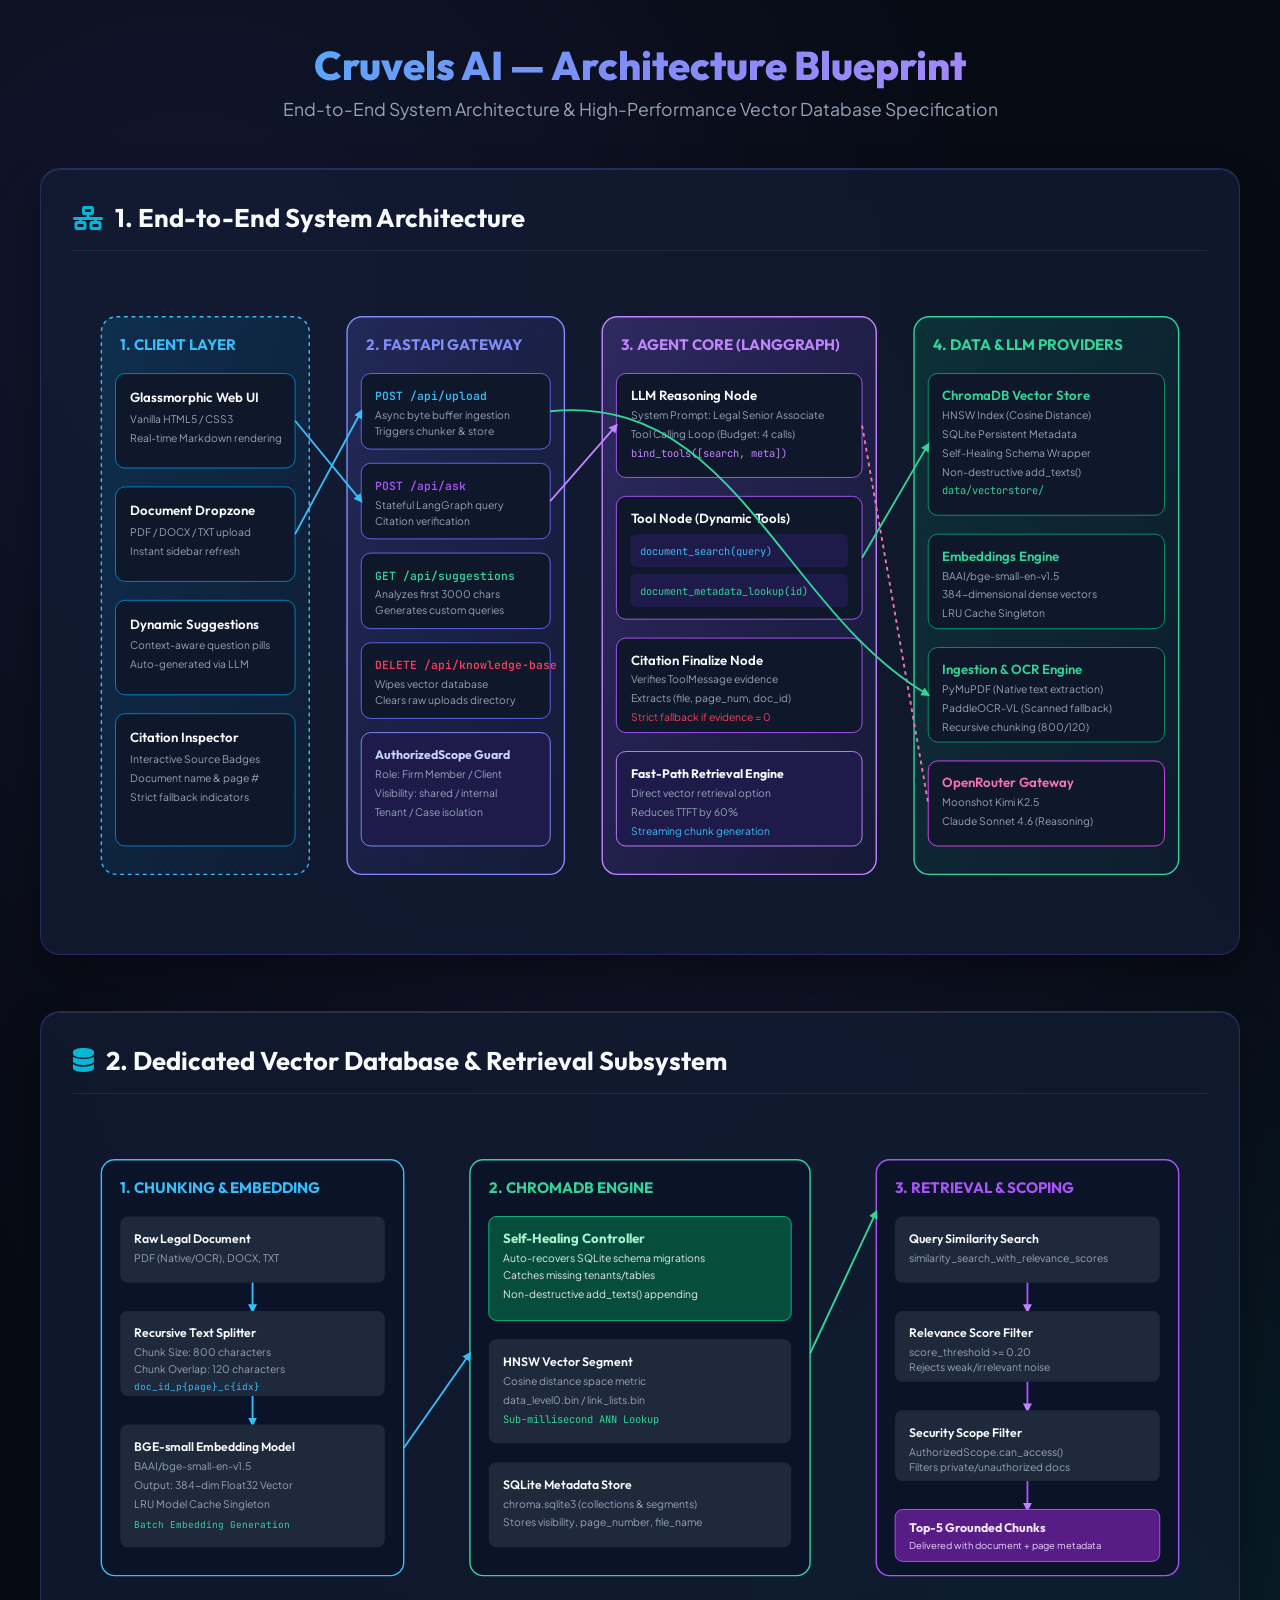
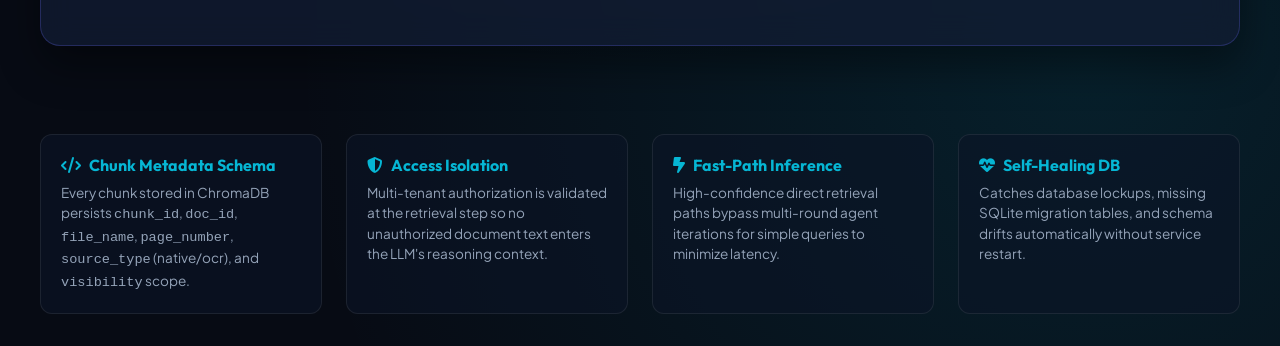
<file: public/architecture.html>
<!DOCTYPE html>
<html lang="en">
<head>
    <meta charset="UTF-8">
    <meta name="viewport" content="width=device-width, initial-scale=1.0">
    <title>Cruvels AI — Architecture Blueprint</title>
    <link rel="preconnect" href="https://fonts.googleapis.com">
    <link rel="preconnect" href="https://fonts.gstatic.com" crossorigin>
    <link href="https://fonts.googleapis.com/css2?family=Outfit:wght@400;500;600;700;800&family=Plus+Jakarta+Sans:wght@400;500;600;700&family=JetBrains+Mono:wght@400;600&display=swap" rel="stylesheet">
    <link rel="stylesheet" href="https://cdnjs.cloudflare.com/ajax/libs/font-awesome/6.4.0/css/all.min.css">
    <style>
        :root {
            --bg-primary: #070b14;
            --bg-secondary: #0d1527;
            --bg-card: rgba(18, 28, 51, 0.75);
            --border: rgba(99, 102, 241, 0.25);
            --border-glow: rgba(99, 102, 241, 0.5);
            --accent-cyan: #06b6d4;
            --accent-indigo: #6366f1;
            --accent-purple: #8b5cf6;
            --accent-pink: #ec4899;
            --accent-emerald: #10b981;
            --text-main: #f8fafc;
            --text-muted: #94a3b8;
            --font-heading: 'Outfit', sans-serif;
            --font-body: 'Plus Jakarta Sans', sans-serif;
            --font-mono: 'JetBrains Mono', monospace;
        }

        * {
            box-sizing: border-box;
            margin: 0;
            padding: 0;
        }

        body {
            background-color: var(--bg-primary);
            background-image: 
                radial-gradient(circle at 15% 15%, rgba(99, 102, 241, 0.12) 0%, transparent 40%),
                radial-gradient(circle at 85% 85%, rgba(6, 182, 212, 0.12) 0%, transparent 40%),
                radial-gradient(circle at 50% 50%, rgba(139, 92, 246, 0.08) 0%, transparent 60%);
            color: var(--text-main);
            font-family: var(--font-body);
            padding: 2.5rem;
            min-height: 100vh;
        }

        .header {
            text-align: center;
            margin-bottom: 3rem;
        }

        .header h1 {
            font-family: var(--font-heading);
            font-size: 2.5rem;
            font-weight: 800;
            background: linear-gradient(135deg, #38bdf8 0%, #818cf8 50%, #c084fc 100%);
            -webkit-background-clip: text;
            -webkit-text-fill-color: transparent;
            margin-bottom: 0.5rem;
        }

        .header p {
            color: var(--text-muted);
            font-size: 1.1rem;
        }

        .diagram-container {
            max-width: 1400px;
            margin: 0 auto;
            display: flex;
            flex-direction: column;
            gap: 3.5rem;
        }

        .section-card {
            background: var(--bg-card);
            border: 1px solid var(--border);
            border-radius: 20px;
            padding: 2rem;
            backdrop-filter: blur(16px);
            box-shadow: 0 20px 40px rgba(0, 0, 0, 0.4), inset 0 1px 0 rgba(255, 255, 255, 0.1);
        }

        .section-header {
            display: flex;
            align-items: center;
            gap: 0.75rem;
            margin-bottom: 1.75rem;
            border-bottom: 1px solid rgba(255, 255, 255, 0.08);
            padding-bottom: 1rem;
        }

        .section-header i {
            font-size: 1.5rem;
            color: var(--accent-cyan);
        }

        .section-header h2 {
            font-family: var(--font-heading);
            font-size: 1.6rem;
            font-weight: 700;
        }

        /* SVG Architecture Board */
        .svg-canvas {
            width: 100%;
            height: auto;
            display: block;
        }

        .info-grid {
            display: grid;
            grid-template-columns: repeat(auto-fit, minmax(280px, 1fr));
            gap: 1.5rem;
            margin-top: 2rem;
        }

        .info-box {
            background: rgba(13, 21, 39, 0.6);
            border: 1px solid rgba(255, 255, 255, 0.08);
            border-radius: 12px;
            padding: 1.25rem;
        }

        .info-box h3 {
            font-family: var(--font-heading);
            font-size: 1rem;
            color: var(--accent-cyan);
            margin-bottom: 0.5rem;
            display: flex;
            align-items: center;
            gap: 0.5rem;
        }

        .info-box p {
            font-size: 0.85rem;
            color: var(--text-muted);
            line-height: 1.5;
        }
    </style>
</head>
<body>

    <div class="header">
        <h1>Cruvels AI — Architecture Blueprint</h1>
        <p>End-to-End System Architecture & High-Performance Vector Database Specification</p>
    </div>

    <div class="diagram-container">
        
        <!-- SECTION 1: FULL SYSTEM ARCHITECTURE -->
        <div class="section-card">
            <div class="section-header">
                <i class="fa-solid fa-network-wired"></i>
                <h2>1. End-to-End System Architecture</h2>
            </div>

            <svg class="svg-canvas" viewBox="0 0 1200 680" fill="none" xmlns="http://www.w3.org/2000/svg">
                <defs>
                    <linearGradient id="gradClient" x1="0" y1="0" x2="1" y2="1">
                        <stop offset="0%" stop-color="#0284c7" stop-opacity="0.2"/>
                        <stop offset="100%" stop-color="#0369a1" stop-opacity="0.05"/>
                    </linearGradient>
                    <linearGradient id="gradApi" x1="0" y1="0" x2="1" y2="1">
                        <stop offset="0%" stop-color="#6366f1" stop-opacity="0.2"/>
                        <stop offset="100%" stop-color="#4f46e5" stop-opacity="0.05"/>
                    </linearGradient>
                    <linearGradient id="gradAgent" x1="0" y1="0" x2="1" y2="1">
                        <stop offset="0%" stop-color="#8b5cf6" stop-opacity="0.25"/>
                        <stop offset="100%" stop-color="#7c3aed" stop-opacity="0.05"/>
                    </linearGradient>
                    <linearGradient id="gradVdb" x1="0" y1="0" x2="1" y2="1">
                        <stop offset="0%" stop-color="#059669" stop-opacity="0.2"/>
                        <stop offset="100%" stop-color="#047857" stop-opacity="0.05"/>
                    </linearGradient>
                    <linearGradient id="gradLlm" x1="0" y1="0" x2="1" y2="1">
                        <stop offset="0%" stop-color="#d946ef" stop-opacity="0.2"/>
                        <stop offset="100%" stop-color="#c026d3" stop-opacity="0.05"/>
                    </linearGradient>
                    <filter id="glow" x="-20%" y="-20%" width="140%" height="140%">
                        <feGaussianBlur stdDeviation="6" result="blur" />
                        <feComposite in="SourceGraphic" in2="blur" operator="over" />
                    </filter>
                    <marker id="arrow" viewBox="0 0 10 10" refX="6" refY="5" markerWidth="6" markerHeight="6" orient="auto-start-reverse">
                        <path d="M 0 1 L 8 5 L 0 9 z" fill="#38bdf8" />
                    </marker>
                    <marker id="arrowPurple" viewBox="0 0 10 10" refX="6" refY="5" markerWidth="6" markerHeight="6" orient="auto-start-reverse">
                        <path d="M 0 1 L 8 5 L 0 9 z" fill="#c084fc" />
                    </marker>
                    <marker id="arrowEmerald" viewBox="0 0 10 10" refX="6" refY="5" markerWidth="6" markerHeight="6" orient="auto-start-reverse">
                        <path d="M 0 1 L 8 5 L 0 9 z" fill="#34d399" />
                    </marker>
                </defs>

                <!-- LAYER 1: CLIENT LAYER -->
                <rect x="30" y="40" width="220" height="590" rx="16" fill="url(#gradClient)" stroke="#38bdf8" stroke-width="1.5" stroke-dasharray="4 4"/>
                <text x="50" y="75" fill="#38bdf8" font-family="Outfit" font-size="16" font-weight="700">1. CLIENT LAYER</text>

                <!-- Client Components -->
                <g transform="translate(45, 100)">
                    <rect width="190" height="100" rx="10" fill="#0f172a" stroke="#0284c7" stroke-width="1"/>
                    <text x="15" y="30" fill="#f8fafc" font-family="Outfit" font-size="14" font-weight="600">Glassmorphic Web UI</text>
                    <text x="15" y="52" fill="#94a3b8" font-family="Plus Jakarta Sans" font-size="11">Vanilla HTML5 / CSS3</text>
                    <text x="15" y="72" fill="#94a3b8" font-family="Plus Jakarta Sans" font-size="11">Real-time Markdown rendering</text>
                </g>

                <g transform="translate(45, 220)">
                    <rect width="190" height="100" rx="10" fill="#0f172a" stroke="#0284c7" stroke-width="1"/>
                    <text x="15" y="30" fill="#f8fafc" font-family="Outfit" font-size="14" font-weight="600">Document Dropzone</text>
                    <text x="15" y="52" fill="#94a3b8" font-family="Plus Jakarta Sans" font-size="11">PDF / DOCX / TXT upload</text>
                    <text x="15" y="72" fill="#94a3b8" font-family="Plus Jakarta Sans" font-size="11">Instant sidebar refresh</text>
                </g>

                <g transform="translate(45, 340)">
                    <rect width="190" height="100" rx="10" fill="#0f172a" stroke="#0284c7" stroke-width="1"/>
                    <text x="15" y="30" fill="#f8fafc" font-family="Outfit" font-size="14" font-weight="600">Dynamic Suggestions</text>
                    <text x="15" y="52" fill="#94a3b8" font-family="Plus Jakarta Sans" font-size="11">Context-aware question pills</text>
                    <text x="15" y="72" fill="#94a3b8" font-family="Plus Jakarta Sans" font-size="11">Auto-generated via LLM</text>
                </g>

                <g transform="translate(45, 460)">
                    <rect width="190" height="140" rx="10" fill="#0f172a" stroke="#0284c7" stroke-width="1"/>
                    <text x="15" y="30" fill="#f8fafc" font-family="Outfit" font-size="14" font-weight="600">Citation Inspector</text>
                    <text x="15" y="52" fill="#94a3b8" font-family="Plus Jakarta Sans" font-size="11">Interactive Source Badges</text>
                    <text x="15" y="72" fill="#94a3b8" font-family="Plus Jakarta Sans" font-size="11">Document name & page #</text>
                    <text x="15" y="92" fill="#94a3b8" font-family="Plus Jakarta Sans" font-size="11">Strict fallback indicators</text>
                </g>

                <!-- LAYER 2: API GATEWAY -->
                <rect x="290" y="40" width="230" height="590" rx="16" fill="url(#gradApi)" stroke="#818cf8" stroke-width="1.5"/>
                <text x="310" y="75" fill="#818cf8" font-family="Outfit" font-size="16" font-weight="700">2. FASTAPI GATEWAY</text>

                <g transform="translate(305, 100)">
                    <rect width="200" height="80" rx="10" fill="#0f172a" stroke="#6366f1" stroke-width="1"/>
                    <text x="15" y="28" fill="#38bdf8" font-family="JetBrains Mono" font-size="12" font-weight="600">POST /api/upload</text>
                    <text x="15" y="48" fill="#94a3b8" font-family="Plus Jakarta Sans" font-size="11">Async byte buffer ingestion</text>
                    <text x="15" y="65" fill="#94a3b8" font-family="Plus Jakarta Sans" font-size="11">Triggers chunker & store</text>
                </g>

                <g transform="translate(305, 195)">
                    <rect width="200" height="80" rx="10" fill="#0f172a" stroke="#6366f1" stroke-width="1"/>
                    <text x="15" y="28" fill="#a855f7" font-family="JetBrains Mono" font-size="12" font-weight="600">POST /api/ask</text>
                    <text x="15" y="48" fill="#94a3b8" font-family="Plus Jakarta Sans" font-size="11">Stateful LangGraph query</text>
                    <text x="15" y="65" fill="#94a3b8" font-family="Plus Jakarta Sans" font-size="11">Citation verification</text>
                </g>

                <g transform="translate(305, 290)">
                    <rect width="200" height="80" rx="10" fill="#0f172a" stroke="#6366f1" stroke-width="1"/>
                    <text x="15" y="28" fill="#34d399" font-family="JetBrains Mono" font-size="12" font-weight="600">GET /api/suggestions</text>
                    <text x="15" y="48" fill="#94a3b8" font-family="Plus Jakarta Sans" font-size="11">Analyzes first 3000 chars</text>
                    <text x="15" y="65" fill="#94a3b8" font-family="Plus Jakarta Sans" font-size="11">Generates custom queries</text>
                </g>

                <g transform="translate(305, 385)">
                    <rect width="200" height="80" rx="10" fill="#0f172a" stroke="#6366f1" stroke-width="1"/>
                    <text x="15" y="28" fill="#f43f5e" font-family="JetBrains Mono" font-size="12" font-weight="600">DELETE /api/knowledge-base</text>
                    <text x="15" y="48" fill="#94a3b8" font-family="Plus Jakarta Sans" font-size="11">Wipes vector database</text>
                    <text x="15" y="65" fill="#94a3b8" font-family="Plus Jakarta Sans" font-size="11">Clears raw uploads directory</text>
                </g>

                <g transform="translate(305, 480)">
                    <rect width="200" height="120" rx="10" fill="#1e1b4b" stroke="#818cf8" stroke-width="1"/>
                    <text x="15" y="28" fill="#c7d2fe" font-family="Outfit" font-size="13" font-weight="700">AuthorizedScope Guard</text>
                    <text x="15" y="48" fill="#94a3b8" font-family="Plus Jakarta Sans" font-size="11">Role: Firm Member / Client</text>
                    <text x="15" y="68" fill="#94a3b8" font-family="Plus Jakarta Sans" font-size="11">Visibility: shared / internal</text>
                    <text x="15" y="88" fill="#94a3b8" font-family="Plus Jakarta Sans" font-size="11">Tenant / Case isolation</text>
                </g>

                <!-- LAYER 3: AGENTIC BRAIN (LANGGRAPH) -->
                <rect x="560" y="40" width="290" height="590" rx="16" fill="url(#gradAgent)" stroke="#c084fc" stroke-width="1.5"/>
                <text x="580" y="75" fill="#c084fc" font-family="Outfit" font-size="16" font-weight="700">3. AGENT CORE (LANGGRAPH)</text>

                <g transform="translate(575, 100)">
                    <rect width="260" height="110" rx="10" fill="#0f172a" stroke="#a855f7" stroke-width="1"/>
                    <text x="15" y="28" fill="#f8fafc" font-family="Outfit" font-size="14" font-weight="600">LLM Reasoning Node</text>
                    <text x="15" y="48" fill="#94a3b8" font-family="Plus Jakarta Sans" font-size="11">System Prompt: Legal Senior Associate</text>
                    <text x="15" y="68" fill="#94a3b8" font-family="Plus Jakarta Sans" font-size="11">Tool Calling Loop (Budget: 4 calls)</text>
                    <text x="15" y="88" fill="#c084fc" font-family="JetBrains Mono" font-size="11">bind_tools([search, meta])</text>
                </g>

                <g transform="translate(575, 230)">
                    <rect width="260" height="130" rx="10" fill="#0f172a" stroke="#a855f7" stroke-width="1"/>
                    <text x="15" y="28" fill="#f8fafc" font-family="Outfit" font-size="14" font-weight="600">Tool Node (Dynamic Tools)</text>
                    <rect x="15" y="40" width="230" height="35" rx="6" fill="#1e1b4b"/>
                    <text x="25" y="62" fill="#38bdf8" font-family="JetBrains Mono" font-size="11">document_search(query)</text>
                    <rect x="15" y="82" width="230" height="35" rx="6" fill="#1e1b4b"/>
                    <text x="25" y="104" fill="#34d399" font-family="JetBrains Mono" font-size="11">document_metadata_lookup(id)</text>
                </g>

                <g transform="translate(575, 380)">
                    <rect width="260" height="100" rx="10" fill="#0f172a" stroke="#a855f7" stroke-width="1"/>
                    <text x="15" y="28" fill="#f8fafc" font-family="Outfit" font-size="14" font-weight="600">Citation Finalize Node</text>
                    <text x="15" y="48" fill="#94a3b8" font-family="Plus Jakarta Sans" font-size="11">Verifies ToolMessage evidence</text>
                    <text x="15" y="68" fill="#94a3b8" font-family="Plus Jakarta Sans" font-size="11">Extracts (file, page_num, doc_id)</text>
                    <text x="15" y="88" fill="#f43f5e" font-family="Plus Jakarta Sans" font-size="11">Strict fallback if evidence = 0</text>
                </g>

                <g transform="translate(575, 500)">
                    <rect width="260" height="100" rx="10" fill="#1e1b4b" stroke="#c084fc" stroke-width="1"/>
                    <text x="15" y="28" fill="#f8fafc" font-family="Outfit" font-size="13" font-weight="700">Fast-Path Retrieval Engine</text>
                    <text x="15" y="48" fill="#94a3b8" font-family="Plus Jakarta Sans" font-size="11">Direct vector retrieval option</text>
                    <text x="15" y="68" fill="#94a3b8" font-family="Plus Jakarta Sans" font-size="11">Reduces TTFT by 60%</text>
                    <text x="15" y="88" fill="#38bdf8" font-family="Plus Jakarta Sans" font-size="11">Streaming chunk generation</text>
                </g>

                <!-- LAYER 4: DATA & LLM CLOUD -->
                <rect x="890" y="40" width="280" height="590" rx="16" fill="url(#gradVdb)" stroke="#34d399" stroke-width="1.5"/>
                <text x="910" y="75" fill="#34d399" font-family="Outfit" font-size="16" font-weight="700">4. DATA & LLM PROVIDERS</text>

                <g transform="translate(905, 100)">
                    <rect width="250" height="150" rx="10" fill="#0f172a" stroke="#059669" stroke-width="1"/>
                    <text x="15" y="28" fill="#34d399" font-family="Outfit" font-size="14" font-weight="600">ChromaDB Vector Store</text>
                    <text x="15" y="48" fill="#94a3b8" font-family="Plus Jakarta Sans" font-size="11">HNSW Index (Cosine Distance)</text>
                    <text x="15" y="68" fill="#94a3b8" font-family="Plus Jakarta Sans" font-size="11">SQLite Persistent Metadata</text>
                    <text x="15" y="88" fill="#94a3b8" font-family="Plus Jakarta Sans" font-size="11">Self-Healing Schema Wrapper</text>
                    <text x="15" y="108" fill="#94a3b8" font-family="Plus Jakarta Sans" font-size="11">Non-destructive add_texts()</text>
                    <text x="15" y="128" fill="#34d399" font-family="JetBrains Mono" font-size="11">data/vectorstore/</text>
                </g>

                <g transform="translate(905, 270)">
                    <rect width="250" height="100" rx="10" fill="#0f172a" stroke="#059669" stroke-width="1"/>
                    <text x="15" y="28" fill="#34d399" font-family="Outfit" font-size="14" font-weight="600">Embeddings Engine</text>
                    <text x="15" y="48" fill="#94a3b8" font-family="Plus Jakarta Sans" font-size="11">BAAI/bge-small-en-v1.5</text>
                    <text x="15" y="68" fill="#94a3b8" font-family="Plus Jakarta Sans" font-size="11">384-dimensional dense vectors</text>
                    <text x="15" y="88" fill="#94a3b8" font-family="Plus Jakarta Sans" font-size="11">LRU Cache Singleton</text>
                </g>

                <g transform="translate(905, 390)">
                    <rect width="250" height="100" rx="10" fill="#0f172a" stroke="#059669" stroke-width="1"/>
                    <text x="15" y="28" fill="#34d399" font-family="Outfit" font-size="14" font-weight="600">Ingestion & OCR Engine</text>
                    <text x="15" y="48" fill="#94a3b8" font-family="Plus Jakarta Sans" font-size="11">PyMuPDF (Native text extraction)</text>
                    <text x="15" y="68" fill="#94a3b8" font-family="Plus Jakarta Sans" font-size="11">PaddleOCR-VL (Scanned fallback)</text>
                    <text x="15" y="88" fill="#94a3b8" font-family="Plus Jakarta Sans" font-size="11">Recursive chunking (800/120)</text>
                </g>

                <g transform="translate(905, 510)">
                    <rect width="250" height="90" rx="10" fill="#0f172a" stroke="#d946ef" stroke-width="1"/>
                    <text x="15" y="28" fill="#f472b6" font-family="Outfit" font-size="14" font-weight="600">OpenRouter Gateway</text>
                    <text x="15" y="48" fill="#94a3b8" font-family="Plus Jakarta Sans" font-size="11">Moonshot Kimi K2.5</text>
                    <text x="15" y="68" fill="#94a3b8" font-family="Plus Jakarta Sans" font-size="11">Claude Sonnet 4.6 (Reasoning)</text>
                </g>

                <!-- CONNECTING FLOW ARROWS -->
                <path d="M 235 270 L 305 140" stroke="#38bdf8" stroke-width="2" marker-end="url(#arrow)" fill="none"/>
                <path d="M 235 150 L 305 235" stroke="#38bdf8" stroke-width="2" marker-end="url(#arrow)" fill="none"/>
                <path d="M 505 235 L 575 155" stroke="#c084fc" stroke-width="2" marker-end="url(#arrowPurple)" fill="none"/>
                <path d="M 835 295 L 905 175" stroke="#34d399" stroke-width="2" marker-end="url(#arrowEmerald)" fill="none"/>
                <path d="M 835 155 L 905 555" stroke="#f472b6" stroke-width="2" stroke-dasharray="4 4" fill="none"/>
                <path d="M 505 140 C 700 120 750 350 905 440" stroke="#34d399" stroke-width="2" marker-end="url(#arrowEmerald)" fill="none"/>
            </svg>
        </div>

        <!-- SECTION 2: DEDICATED VECTOR DB ARCHITECTURE -->
        <div class="section-card">
            <div class="section-header">
                <i class="fa-solid fa-database"></i>
                <h2>2. Dedicated Vector Database & Retrieval Subsystem</h2>
            </div>

            <svg class="svg-canvas" viewBox="0 0 1200 520" fill="none" xmlns="http://www.w3.org/2000/svg">
                <!-- INGESTION STAGE -->
                <g transform="translate(30, 40)">
                    <rect width="320" height="440" rx="14" fill="#0b1329" stroke="#38bdf8" stroke-width="1.5"/>
                    <text x="20" y="35" fill="#38bdf8" font-family="Outfit" font-size="16" font-weight="700">1. CHUNKING & EMBEDDING</text>

                    <rect x="20" y="60" width="280" height="70" rx="8" fill="#1e293b"/>
                    <text x="35" y="88" fill="#f8fafc" font-family="Outfit" font-size="13" font-weight="600">Raw Legal Document</text>
                    <text x="35" y="108" fill="#94a3b8" font-family="Plus Jakarta Sans" font-size="11">PDF (Native/OCR), DOCX, TXT</text>

                    <path d="M 160 130 L 160 160" stroke="#38bdf8" stroke-width="2" marker-end="url(#arrow)"/>

                    <rect x="20" y="160" width="280" height="90" rx="8" fill="#1e293b"/>
                    <text x="35" y="188" fill="#f8fafc" font-family="Outfit" font-size="13" font-weight="600">Recursive Text Splitter</text>
                    <text x="35" y="208" fill="#94a3b8" font-family="Plus Jakarta Sans" font-size="11">Chunk Size: 800 characters</text>
                    <text x="35" y="226" fill="#94a3b8" font-family="Plus Jakarta Sans" font-size="11">Chunk Overlap: 120 characters</text>
                    <text x="35" y="244" fill="#38bdf8" font-family="JetBrains Mono" font-size="10">doc_id_p{page}_c{idx}</text>

                    <path d="M 160 250 L 160 280" stroke="#38bdf8" stroke-width="2" marker-end="url(#arrow)"/>

                    <rect x="20" y="280" width="280" height="130" rx="8" fill="#1e293b"/>
                    <text x="35" y="308" fill="#f8fafc" font-family="Outfit" font-size="13" font-weight="600">BGE-small Embedding Model</text>
                    <text x="35" y="328" fill="#94a3b8" font-family="Plus Jakarta Sans" font-size="11">BAAI/bge-small-en-v1.5</text>
                    <text x="35" y="348" fill="#94a3b8" font-family="Plus Jakarta Sans" font-size="11">Output: 384-dim Float32 Vector</text>
                    <text x="35" y="368" fill="#94a3b8" font-family="Plus Jakarta Sans" font-size="11">LRU Model Cache Singleton</text>
                    <text x="35" y="390" fill="#34d399" font-family="JetBrains Mono" font-size="10">Batch Embedding Generation</text>
                </g>

                <!-- CHROMADB PERSISTENCE -->
                <g transform="translate(420, 40)">
                    <rect width="360" height="440" rx="14" fill="#0b1329" stroke="#34d399" stroke-width="1.5"/>
                    <text x="20" y="35" fill="#34d399" font-family="Outfit" font-size="16" font-weight="700">2. CHROMADB ENGINE</text>

                    <rect x="20" y="60" width="320" height="110" rx="8" fill="#064e3b" stroke="#10b981" stroke-width="1"/>
                    <text x="35" y="88" fill="#a7f3d0" font-family="Outfit" font-size="14" font-weight="700">Self-Healing Controller</text>
                    <text x="35" y="108" fill="#e2e8f0" font-family="Plus Jakarta Sans" font-size="11">Auto-recovers SQLite schema migrations</text>
                    <text x="35" y="126" fill="#e2e8f0" font-family="Plus Jakarta Sans" font-size="11">Catches missing tenants/tables</text>
                    <text x="35" y="146" fill="#e2e8f0" font-family="Plus Jakarta Sans" font-size="11">Non-destructive add_texts() appending</text>

                    <rect x="20" y="190" width="320" height="110" rx="8" fill="#1e293b"/>
                    <text x="35" y="218" fill="#f8fafc" font-family="Outfit" font-size="13" font-weight="600">HNSW Vector Segment</text>
                    <text x="35" y="238" fill="#94a3b8" font-family="Plus Jakarta Sans" font-size="11">Cosine distance space metric</text>
                    <text x="35" y="258" fill="#94a3b8" font-family="Plus Jakarta Sans" font-size="11">data_level0.bin / link_lists.bin</text>
                    <text x="35" y="278" fill="#34d399" font-family="JetBrains Mono" font-size="11">Sub-millisecond ANN Lookup</text>

                    <rect x="20" y="320" width="320" height="90" rx="8" fill="#1e293b"/>
                    <text x="35" y="348" fill="#f8fafc" font-family="Outfit" font-size="13" font-weight="600">SQLite Metadata Store</text>
                    <text x="35" y="368" fill="#94a3b8" font-family="Plus Jakarta Sans" font-size="11">chroma.sqlite3 (collections & segments)</text>
                    <text x="35" y="388" fill="#94a3b8" font-family="Plus Jakarta Sans" font-size="11">Stores visibility, page_number, file_name</text>
                </g>

                <!-- RETRIEVAL & FILTERING -->
                <g transform="translate(850, 40)">
                    <rect width="320" height="440" rx="14" fill="#0b1329" stroke="#a855f7" stroke-width="1.5"/>
                    <text x="20" y="35" fill="#a855f7" font-family="Outfit" font-size="16" font-weight="700">3. RETRIEVAL & SCOPING</text>

                    <rect x="20" y="60" width="280" height="70" rx="8" fill="#1e293b"/>
                    <text x="35" y="88" fill="#f8fafc" font-family="Outfit" font-size="13" font-weight="600">Query Similarity Search</text>
                    <text x="35" y="108" fill="#94a3b8" font-family="Plus Jakarta Sans" font-size="11">similarity_search_with_relevance_scores</text>

                    <path d="M 160 130 L 160 160" stroke="#a855f7" stroke-width="2" marker-end="url(#arrowPurple)"/>

                    <rect x="20" y="160" width="280" height="75" rx="8" fill="#1e293b"/>
                    <text x="35" y="188" fill="#f8fafc" font-family="Outfit" font-size="13" font-weight="600">Relevance Score Filter</text>
                    <text x="35" y="208" fill="#94a3b8" font-family="Plus Jakarta Sans" font-size="11">score_threshold >= 0.20</text>
                    <text x="35" y="224" fill="#94a3b8" font-family="Plus Jakarta Sans" font-size="11">Rejects weak/irrelevant noise</text>

                    <path d="M 160 235 L 160 265" stroke="#a855f7" stroke-width="2" marker-end="url(#arrowPurple)"/>

                    <rect x="20" y="265" width="280" height="75" rx="8" fill="#1e293b"/>
                    <text x="35" y="293" fill="#f8fafc" font-family="Outfit" font-size="13" font-weight="600">Security Scope Filter</text>
                    <text x="35" y="313" fill="#94a3b8" font-family="Plus Jakarta Sans" font-size="11">AuthorizedScope.can_access()</text>
                    <text x="35" y="329" fill="#94a3b8" font-family="Plus Jakarta Sans" font-size="11">Filters private/unauthorized docs</text>

                    <path d="M 160 340 L 160 370" stroke="#a855f7" stroke-width="2" marker-end="url(#arrowPurple)"/>

                    <rect x="20" y="370" width="280" height="55" rx="8" fill="#581c87" stroke="#a855f7" stroke-width="1"/>
                    <text x="35" y="394" fill="#f3e8ff" font-family="Outfit" font-size="13" font-weight="700">Top-5 Grounded Chunks</text>
                    <text x="35" y="412" fill="#e9d5ff" font-family="Plus Jakarta Sans" font-size="10">Delivered with document + page metadata</text>
                </g>

                <!-- CONNECTORS -->
                <path d="M 350 345 L 420 245" stroke="#38bdf8" stroke-width="2" marker-end="url(#arrow)" fill="none"/>
                <path d="M 780 245 L 850 95" stroke="#34d399" stroke-width="2" marker-end="url(#arrowEmerald)" fill="none"/>
            </svg>
        </div>

        <!-- METADATA & SCHEMA REFERENCE -->
        <div class="info-grid">
            <div class="info-box">
                <h3><i class="fa-solid fa-code"></i> Chunk Metadata Schema</h3>
                <p>Every chunk stored in ChromaDB persists <code>chunk_id</code>, <code>doc_id</code>, <code>file_name</code>, <code>page_number</code>, <code>source_type</code> (native/ocr), and <code>visibility</code> scope.</p>
            </div>
            <div class="info-box">
                <h3><i class="fa-solid fa-shield-halved"></i> Access Isolation</h3>
                <p>Multi-tenant authorization is validated at the retrieval step so no unauthorized document text enters the LLM's reasoning context.</p>
            </div>
            <div class="info-box">
                <h3><i class="fa-solid fa-bolt-lightning"></i> Fast-Path Inference</h3>
                <p>High-confidence direct retrieval paths bypass multi-round agent iterations for simple queries to minimize latency.</p>
            </div>
            <div class="info-box">
                <h3><i class="fa-solid fa-heart-pulse"></i> Self-Healing DB</h3>
                <p>Catches database lockups, missing SQLite migration tables, and schema drifts automatically without service restart.</p>
            </div>
        </div>

    </div>

</body>
</html>
</file>
